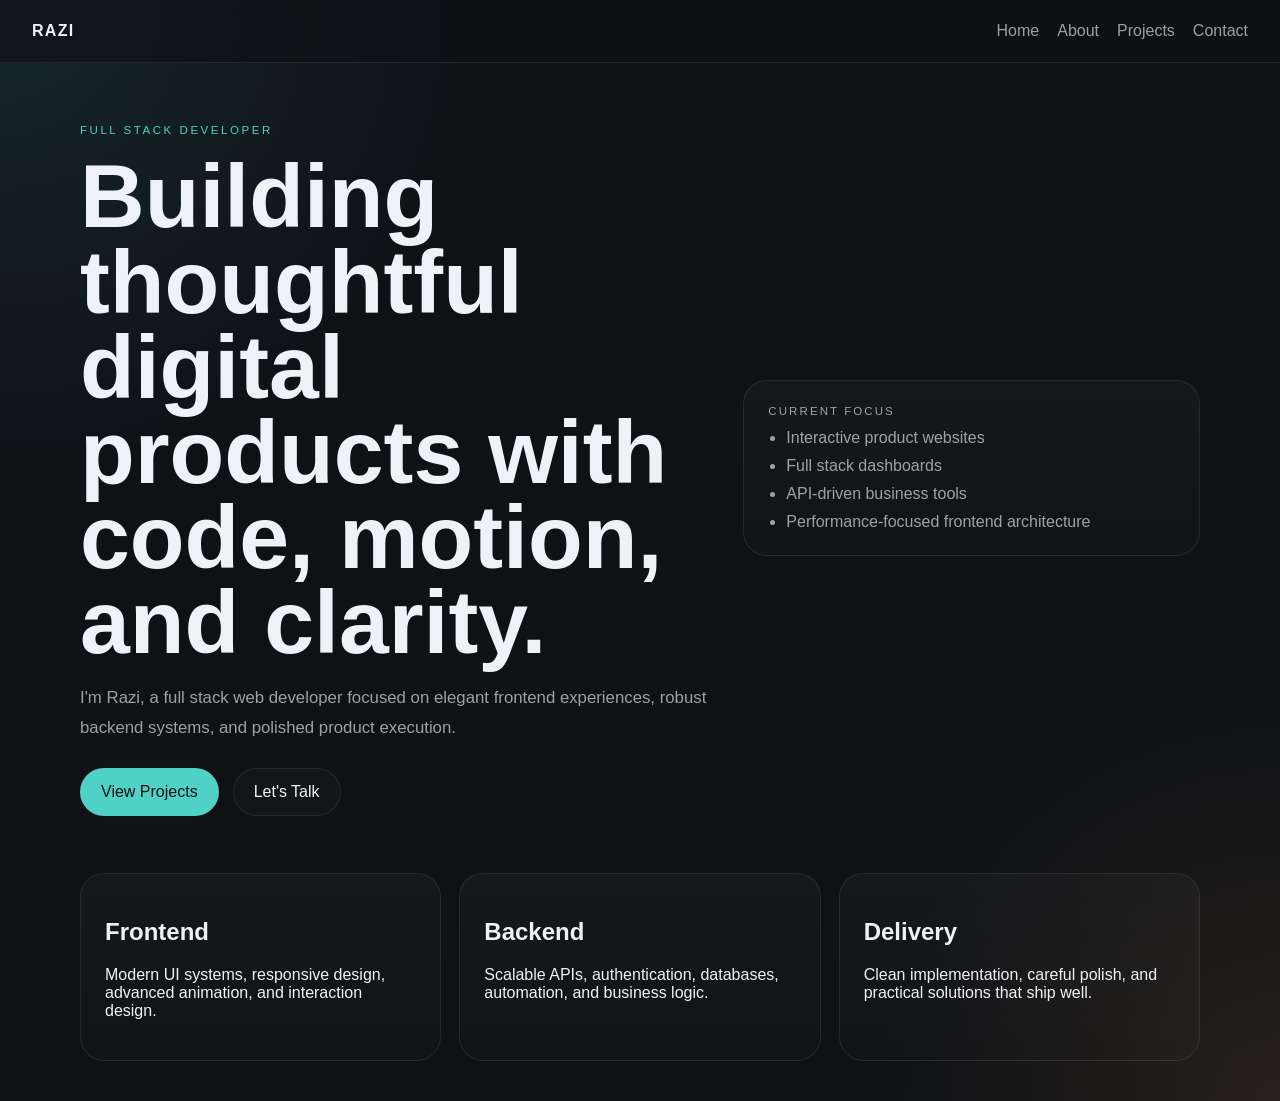
<file: index.html>
<!DOCTYPE html>
<html lang="en">
<head>
  <meta charset="UTF-8" />
  <meta name="viewport" content="width=device-width, initial-scale=1.0" />
  <title>Razi | Full Stack Developer</title>
  <link rel="stylesheet" href="styles.css" />
</head>
<body>
  <header class="site-header">
    <a class="brand" href="index.html">Razi</a>
    <nav>
      <a href="index.html">Home</a>
      <a href="about.html">About</a>
      <a href="projects.html">Projects</a>
      <a href="contact.html">Contact</a>
    </nav>
  </header>

  <main class="hero page-enter">
    <div class="hero-copy reveal">
      <span class="eyebrow">Full Stack Developer</span>
      <h1>Building thoughtful digital products with code, motion, and clarity.</h1>
      <p>
        I'm Razi, a full stack web developer focused on elegant frontend experiences,
        robust backend systems, and polished product execution.
      </p>
      <div class="hero-actions">
        <a class="button primary" href="projects.html">View Projects</a>
        <a class="button" href="contact.html">Let's Talk</a>
      </div>
    </div>
    <div class="hero-panel float-card reveal delay-1">
      <div class="panel-label">Current Focus</div>
      <ul class="stack-list">
        <li>Interactive product websites</li>
        <li>Full stack dashboards</li>
        <li>API-driven business tools</li>
        <li>Performance-focused frontend architecture</li>
      </ul>
    </div>
  </main>

  <section class="home-grid">
    <article class="card reveal">
      <h2>Frontend</h2>
      <p>Modern UI systems, responsive design, advanced animation, and interaction design.</p>
    </article>
    <article class="card reveal delay-1">
      <h2>Backend</h2>
      <p>Scalable APIs, authentication, databases, automation, and business logic.</p>
    </article>
    <article class="card reveal delay-2">
      <h2>Delivery</h2>
      <p>Clean implementation, careful polish, and practical solutions that ship well.</p>
    </article>
  </section>

  <script src="app.js"></script>
</body>
</html>
</file>
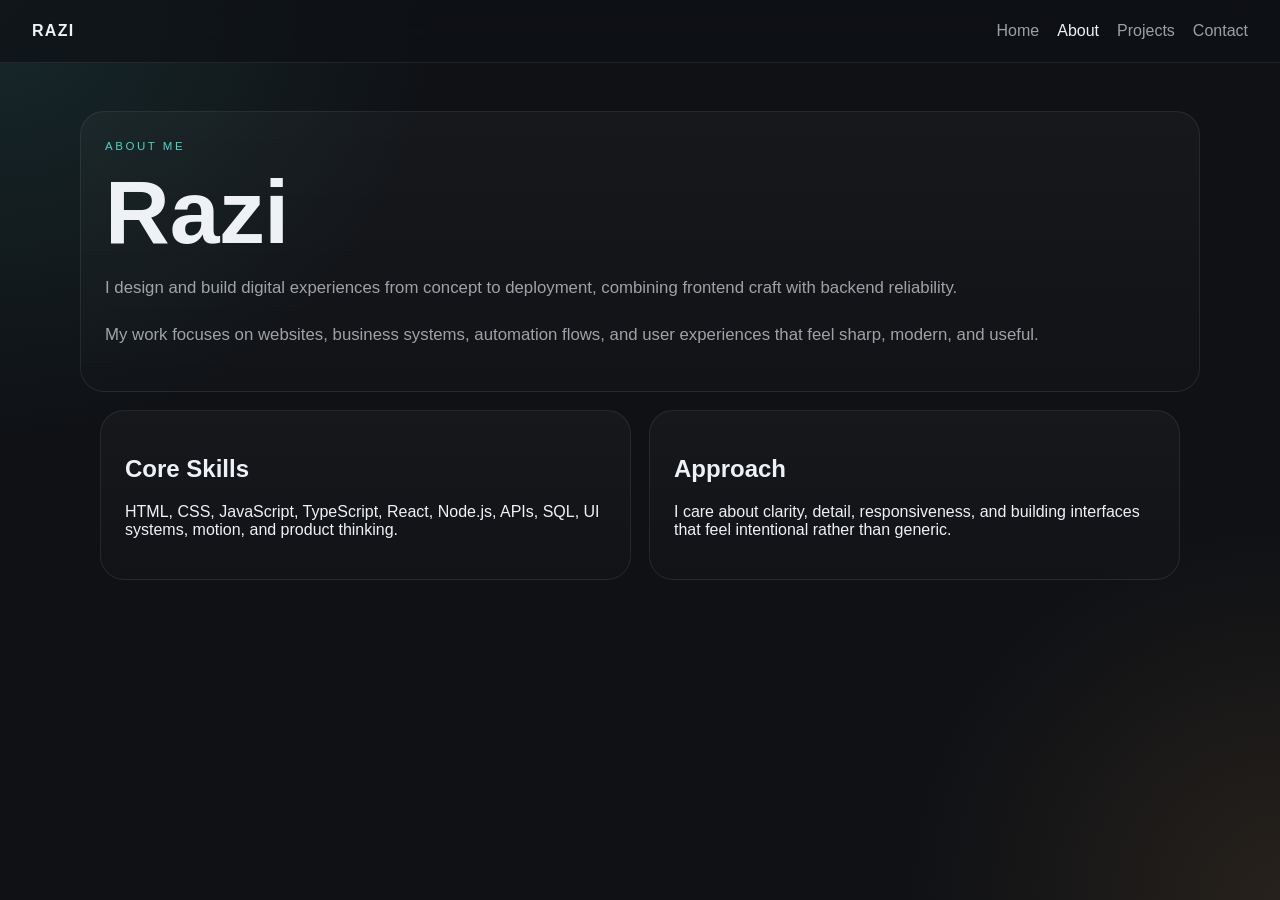
<file: about.html>
<!DOCTYPE html>
<html lang="en">
<head>
  <meta charset="UTF-8" />
  <meta name="viewport" content="width=device-width, initial-scale=1.0" />
  <title>About | Razi</title>
  <link rel="stylesheet" href="styles.css" />
</head>
<body>
  <header class="site-header">
    <a class="brand" href="index.html">Razi</a>
    <nav>
      <a href="index.html">Home</a>
      <a href="about.html" class="active">About</a>
      <a href="projects.html">Projects</a>
      <a href="contact.html">Contact</a>
    </nav>
  </header>
  <main class="page-shell page-enter">
    <section class="card prose reveal">
      <span class="eyebrow">About Me</span>
      <h1>Razi</h1>
      <p>I design and build digital experiences from concept to deployment, combining frontend craft with backend reliability.</p>
      <p>My work focuses on websites, business systems, automation flows, and user experiences that feel sharp, modern, and useful.</p>
    </section>
    <section class="two-col">
      <div class="card reveal delay-1">
        <h2>Core Skills</h2>
        <p>HTML, CSS, JavaScript, TypeScript, React, Node.js, APIs, SQL, UI systems, motion, and product thinking.</p>
      </div>
      <div class="card reveal delay-2">
        <h2>Approach</h2>
        <p>I care about clarity, detail, responsiveness, and building interfaces that feel intentional rather than generic.</p>
      </div>
    </section>
  </main>
  <script src="app.js"></script>
</body>
</html>
</file>
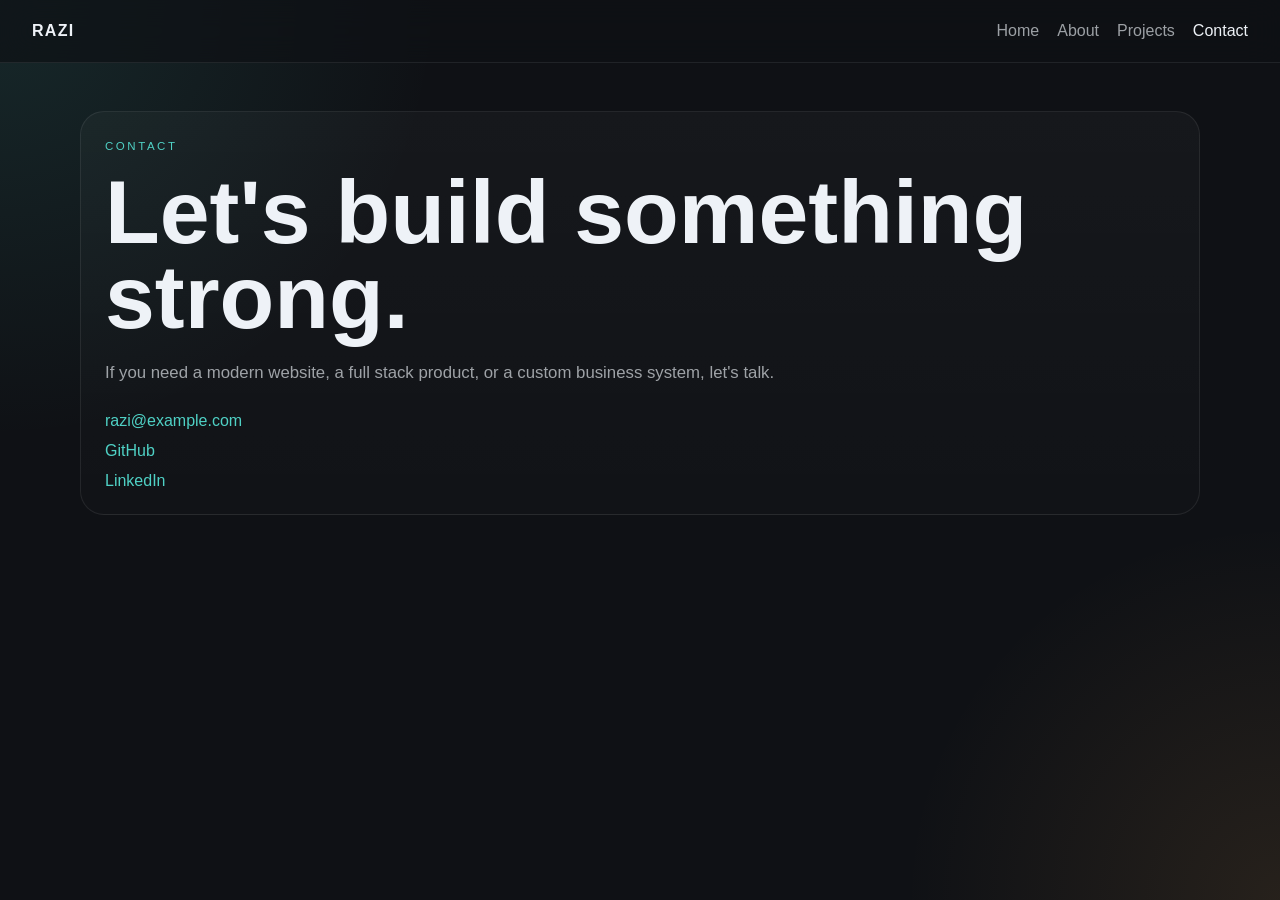
<file: contact.html>
<!DOCTYPE html>
<html lang="en">
<head>
  <meta charset="UTF-8" />
  <meta name="viewport" content="width=device-width, initial-scale=1.0" />
  <title>Contact | Razi</title>
  <link rel="stylesheet" href="styles.css" />
</head>
<body>
  <header class="site-header">
    <a class="brand" href="index.html">Razi</a>
    <nav>
      <a href="index.html">Home</a>
      <a href="about.html">About</a>
      <a href="projects.html">Projects</a>
      <a href="contact.html" class="active">Contact</a>
    </nav>
  </header>
  <main class="page-shell page-enter">
    <section class="card prose reveal">
      <span class="eyebrow">Contact</span>
      <h1>Let's build something strong.</h1>
      <p>If you need a modern website, a full stack product, or a custom business system, let's talk.</p>
      <div class="contact-list">
        <a href="mailto:razi@example.com">razi@example.com</a>
        <a href="https://github.com/" target="_blank" rel="noreferrer">GitHub</a>
        <a href="https://www.linkedin.com/" target="_blank" rel="noreferrer">LinkedIn</a>
      </div>
    </section>
  </main>
  <script src="app.js"></script>
</body>
</html>
</file>
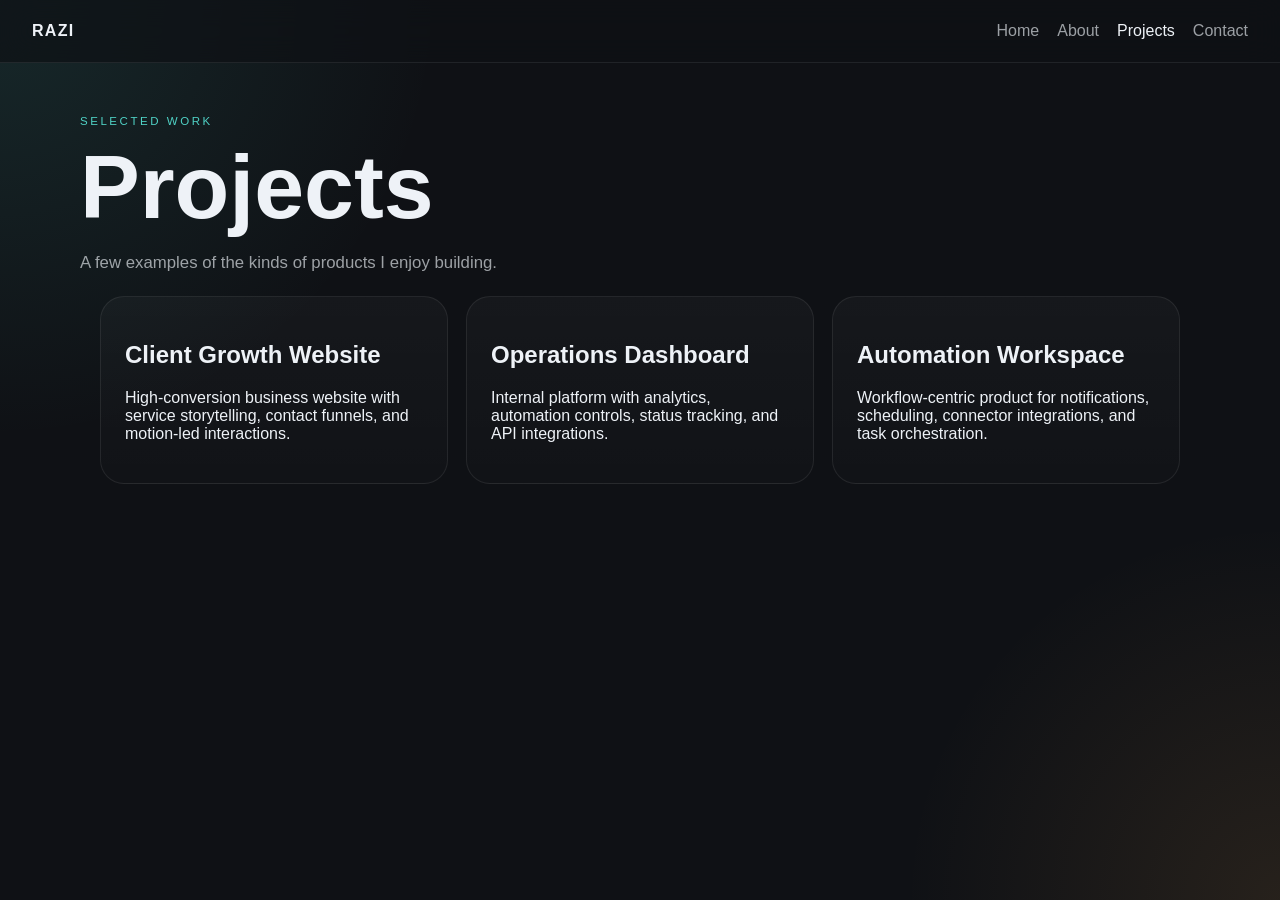
<file: projects.html>
<!DOCTYPE html>
<html lang="en">
<head>
  <meta charset="UTF-8" />
  <meta name="viewport" content="width=device-width, initial-scale=1.0" />
  <title>Projects | Razi</title>
  <link rel="stylesheet" href="styles.css" />
</head>
<body>
  <header class="site-header">
    <a class="brand" href="index.html">Razi</a>
    <nav>
      <a href="index.html">Home</a>
      <a href="about.html">About</a>
      <a href="projects.html" class="active">Projects</a>
      <a href="contact.html">Contact</a>
    </nav>
  </header>
  <main class="page-shell page-enter">
    <section class="prose reveal">
      <span class="eyebrow">Selected Work</span>
      <h1>Projects</h1>
      <p>A few examples of the kinds of products I enjoy building.</p>
    </section>
    <section class="project-grid">
      <article class="card reveal">
        <h2>Client Growth Website</h2>
        <p>High-conversion business website with service storytelling, contact funnels, and motion-led interactions.</p>
      </article>
      <article class="card reveal delay-1">
        <h2>Operations Dashboard</h2>
        <p>Internal platform with analytics, automation controls, status tracking, and API integrations.</p>
      </article>
      <article class="card reveal delay-2">
        <h2>Automation Workspace</h2>
        <p>Workflow-centric product for notifications, scheduling, connector integrations, and task orchestration.</p>
      </article>
    </section>
  </main>
  <script src="app.js"></script>
</body>
</html>
</file>
<file: styles.css>
:root {
  --bg: #0f1115;
  --panel: #171a21;
  --panel-2: #1e2430;
  --line: rgba(255,255,255,0.08);
  --text: #eef2f7;
  --muted: rgba(238,242,247,0.64);
  --accent: #4fd1c5;
  --accent-2: #f6ad55;
}
* { box-sizing: border-box; }
html, body { margin: 0; min-height: 100%; }
body {
  font-family: "Segoe UI", sans-serif;
  color: var(--text);
  background:
    radial-gradient(circle at top left, rgba(79,209,197,0.12), transparent 28%),
    radial-gradient(circle at bottom right, rgba(246,173,85,0.1), transparent 24%),
    var(--bg);
}
a { color: inherit; text-decoration: none; }
.site-header {
  position: sticky; top: 0; z-index: 10;
  display: flex; justify-content: space-between; align-items: center;
  padding: 22px 32px;
  backdrop-filter: blur(18px);
  background: rgba(15,17,21,0.72);
  border-bottom: 1px solid var(--line);
}
.site-header nav { display: flex; gap: 18px; flex-wrap: wrap; }
.site-header nav a { color: var(--muted); }
.site-header nav a.active, .site-header nav a:hover { color: var(--text); }
.brand { font-weight: 700; letter-spacing: 0.08em; text-transform: uppercase; }
.hero, .page-shell { width: min(1120px, calc(100% - 40px)); margin: 0 auto; }
.hero {
  display: grid; grid-template-columns: 1.4fr 1fr; gap: 24px;
  min-height: calc(100vh - 90px); align-items: center;
}
.hero-copy h1, .prose h1 { font-size: clamp(2.8rem, 7vw, 5.8rem); line-height: 0.95; margin: 0 0 18px; }
.hero-copy p, .prose p { color: var(--muted); font-size: 1.05rem; line-height: 1.8; }
.eyebrow { color: var(--accent); text-transform: uppercase; letter-spacing: 0.22em; font-size: 0.72rem; display: inline-block; margin-bottom: 18px; }
.hero-actions { display: flex; gap: 14px; margin-top: 24px; flex-wrap: wrap; }
.button {
  border: 1px solid var(--line); padding: 14px 20px; border-radius: 999px; color: var(--text);
  background: rgba(255,255,255,0.02); transition: transform .25s ease, background .25s ease;
}
.button:hover { transform: translateY(-2px); background: rgba(255,255,255,0.06); }
.button.primary { background: var(--accent); color: #081012; border-color: transparent; }
.card, .hero-panel {
  border: 1px solid var(--line);
  background: linear-gradient(180deg, rgba(255,255,255,0.03), rgba(255,255,255,0.01));
  border-radius: 24px;
  padding: 24px;
}
.panel-label { color: var(--muted); margin-bottom: 12px; text-transform: uppercase; letter-spacing: 0.18em; font-size: 0.72rem; }
.stack-list { margin: 0; padding-left: 18px; display: grid; gap: 10px; color: var(--muted); }
.home-grid, .project-grid, .two-col {
  width: min(1120px, calc(100% - 40px)); margin: 0 auto 40px;
  display: grid; gap: 18px;
}
.home-grid, .project-grid { grid-template-columns: repeat(3, minmax(0, 1fr)); }
.two-col { grid-template-columns: repeat(2, minmax(0, 1fr)); }
.page-shell { padding: 48px 0 30px; }
.prose { margin-bottom: 18px; }
.contact-list { display: grid; gap: 12px; margin-top: 24px; }
.contact-list a { color: var(--accent); }
.reveal { opacity: 0; transform: translateY(22px); transition: opacity .8s ease, transform .8s ease; }
.reveal.show { opacity: 1; transform: translateY(0); }
.delay-1 { transition-delay: .12s; }
.delay-2 { transition-delay: .24s; }
.float-card { animation: drift 6s ease-in-out infinite; }
.page-enter { animation: pageIn .9s cubic-bezier(.16,1,.3,1); }
@keyframes drift { 0%,100% { transform: translateY(0px); } 50% { transform: translateY(-10px); } }
@keyframes pageIn { from { opacity: 0; transform: translateY(26px); } to { opacity: 1; transform: translateY(0); } }
@media (max-width: 900px) {
  .hero, .home-grid, .project-grid, .two-col { grid-template-columns: 1fr; }
  .site-header { padding: 18px 18px; }
}
</file>
